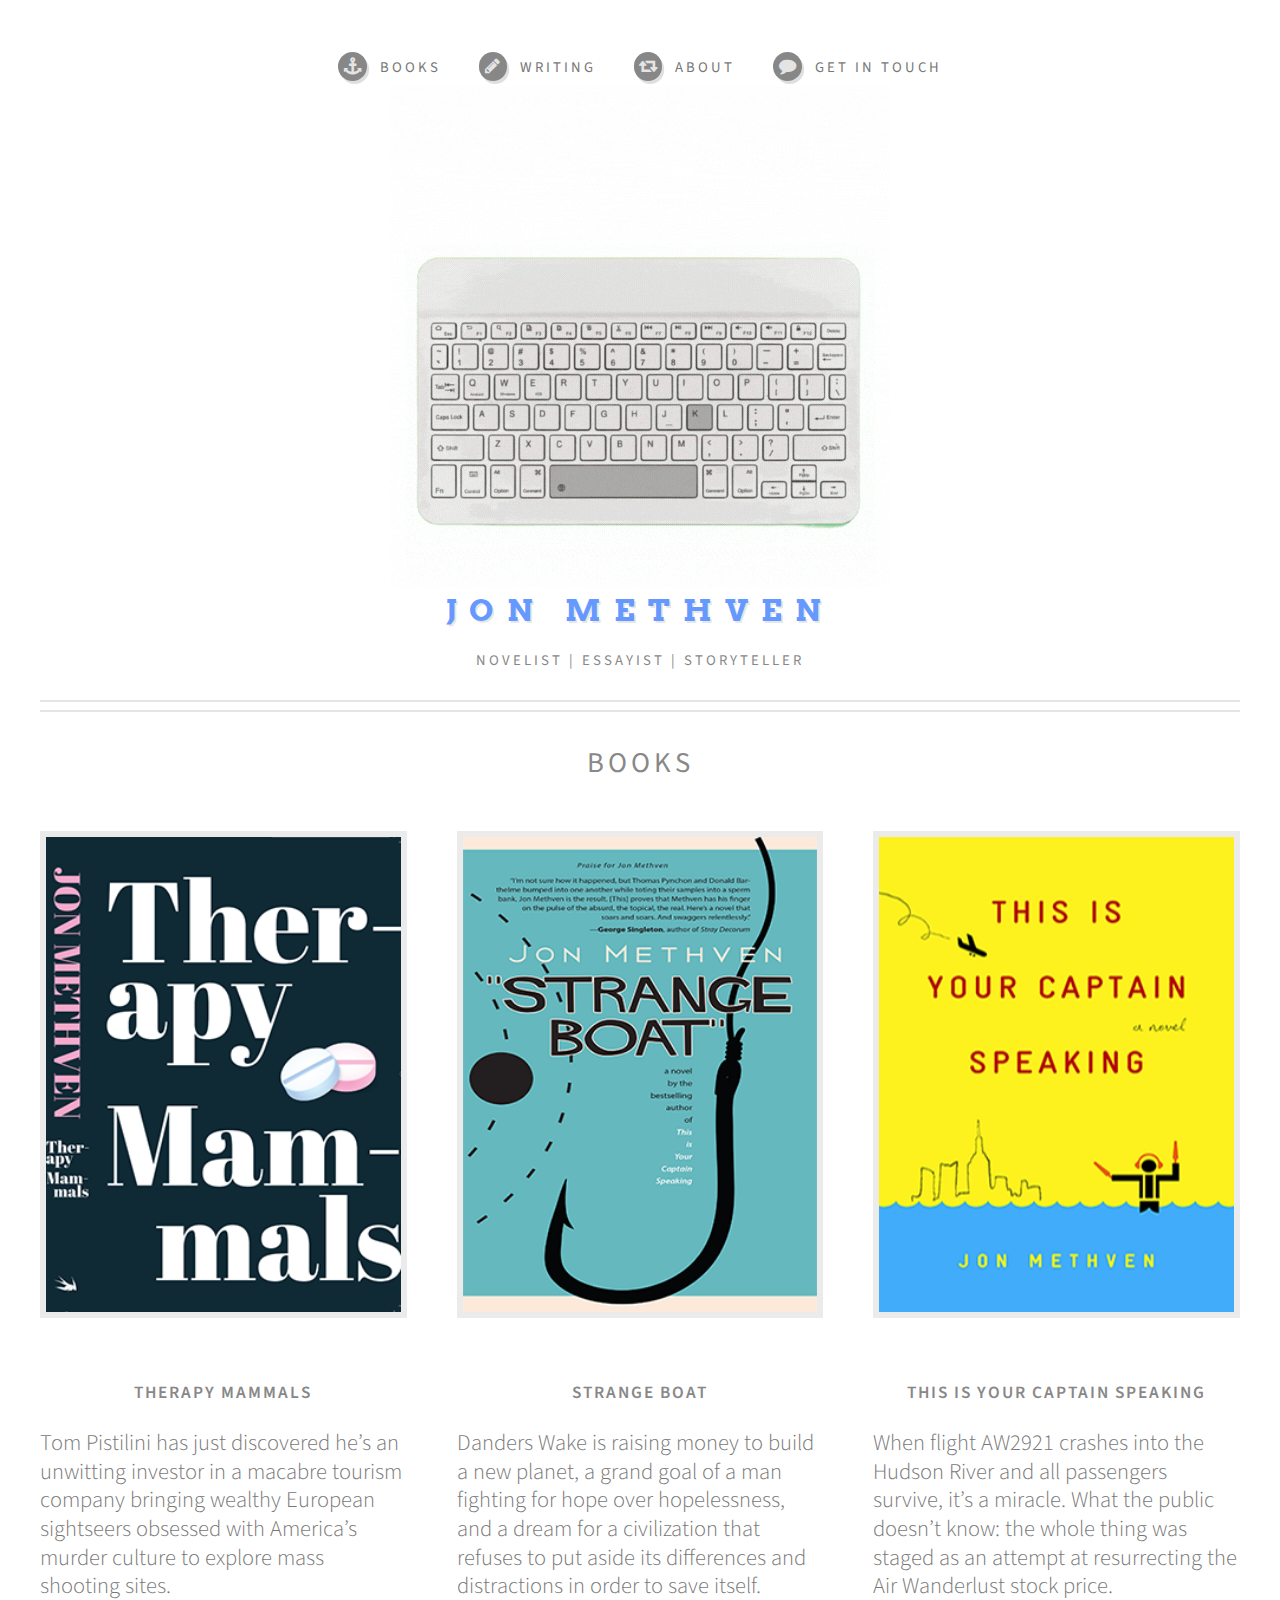
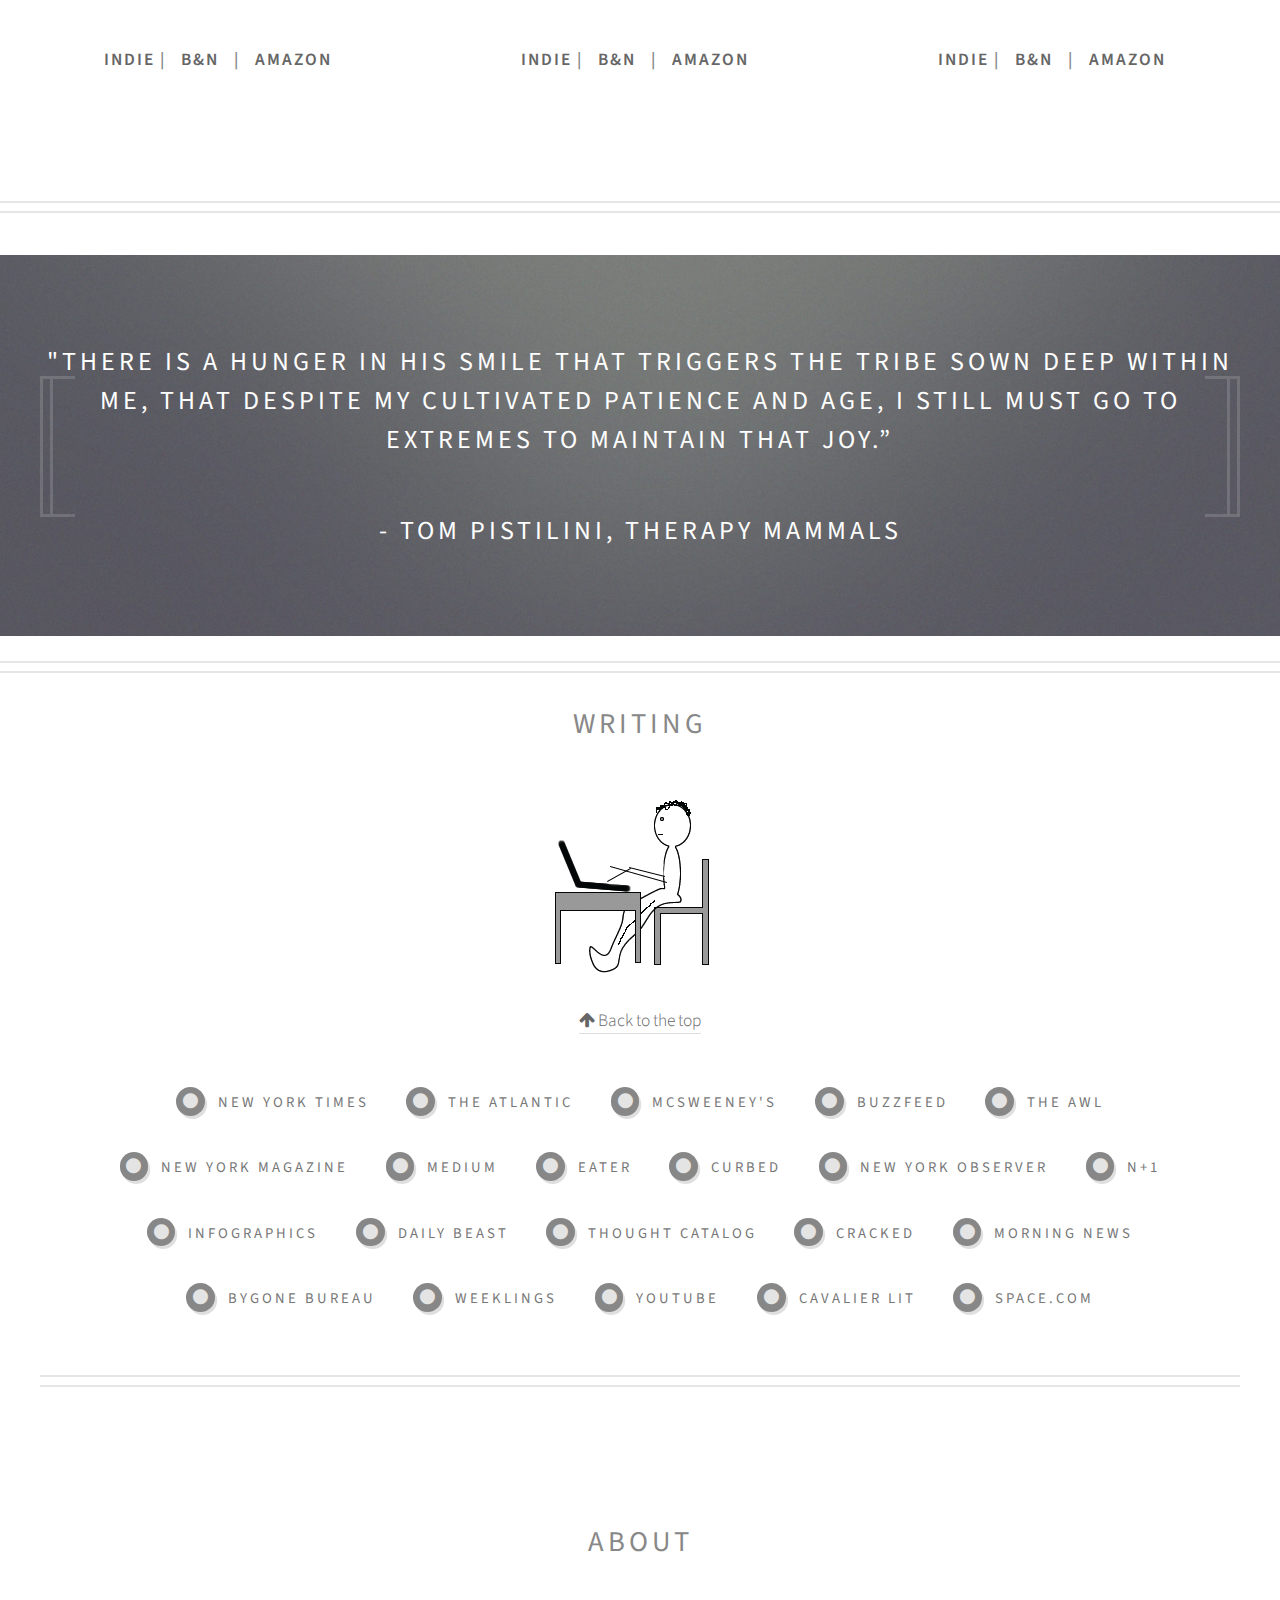
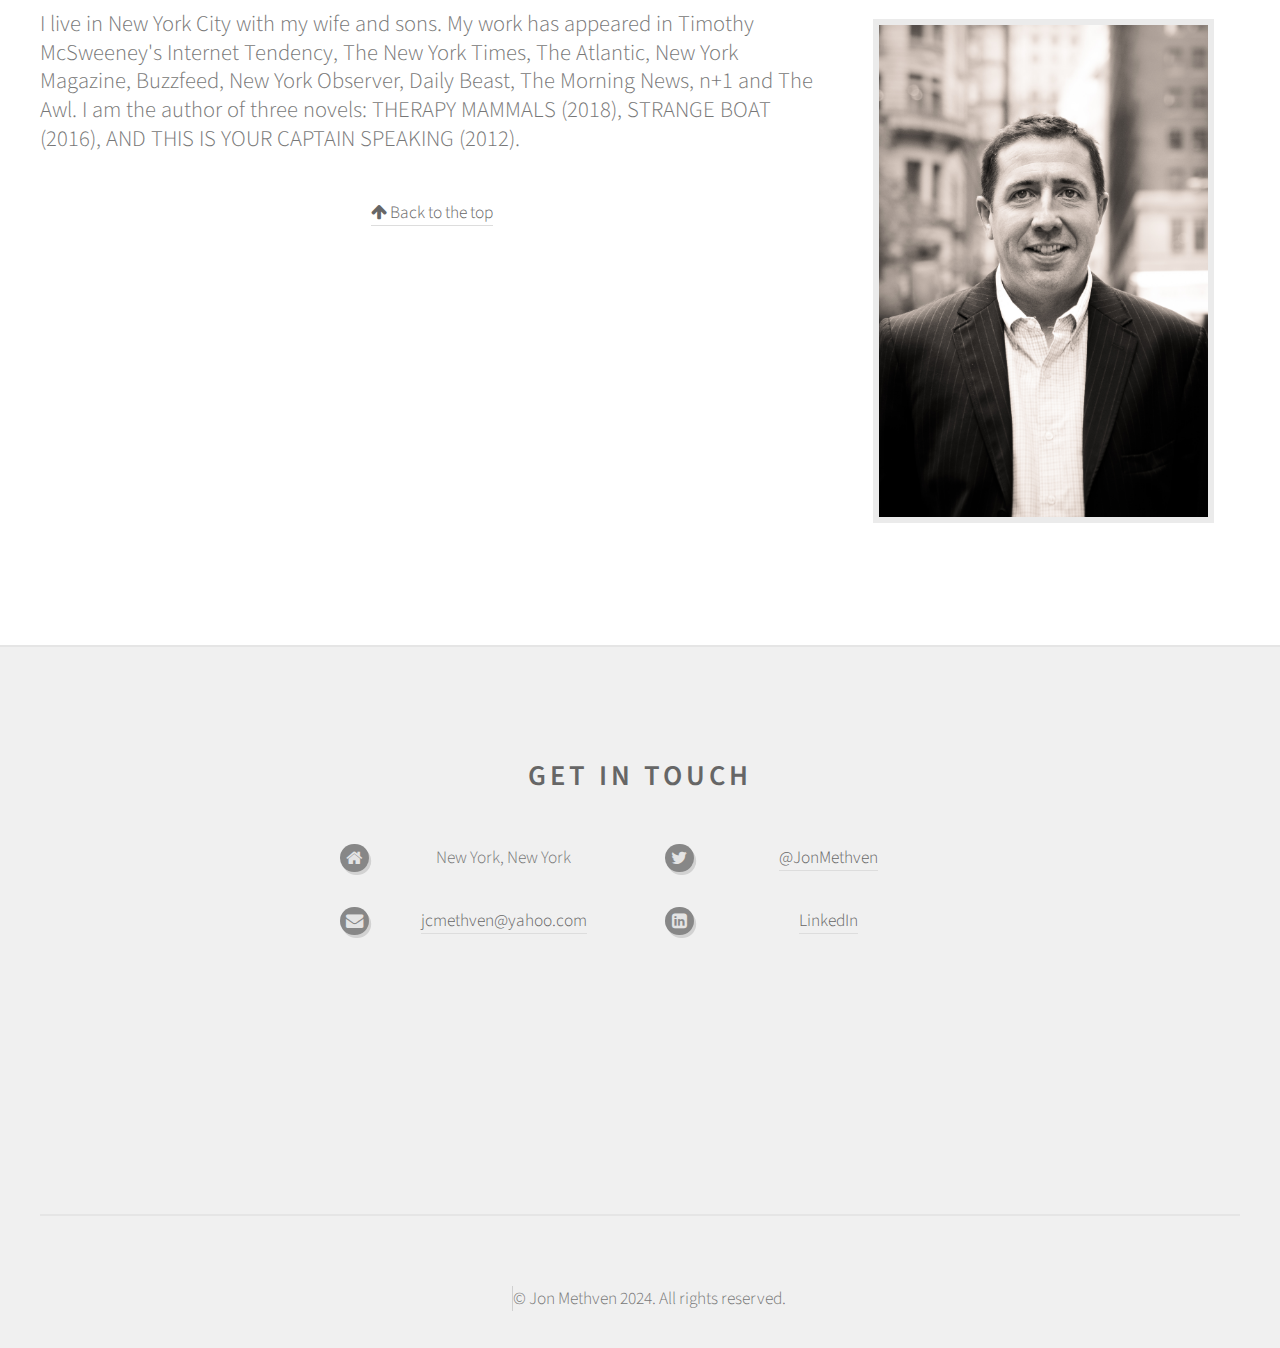
<file: index.html>
<!DOCTYPE HTML>
<!--
	Strongly Typed by HTML5 UP
	html5up.net | @n33co
	Free for personal and commercial use under the CCA 3.0 license (html5up.net/license)
-->
<html>
<script>
  (function(i,s,o,g,r,a,m){i['GoogleAnalyticsObject']=r;i[r]=i[r]||function(){
  (i[r].q=i[r].q||[]).push(arguments)},i[r].l=1*new Date();a=s.createElement(o),
  m=s.getElementsByTagName(o)[0];a.async=1;a.src=g;m.parentNode.insertBefore(a,m)
  })(window,document,'script','//www.google-analytics.com/analytics.js','ga');

  ga('create', 'UA-74644992-1', 'auto');
  ga('send', 'pageview');

</script>
	<head> 
		<title>Jon Methven</title>
		<meta charset="utf-8" /> 
		<meta property="og:image" content="images/mammal.png" />
		<meta name="viewport" content="width=device-width, initial-scale=1" />
		<!--[if lte IE 8]><script src="assets/js/ie/html5shiv.js"></script><![endif]-->
		<link rel="stylesheet" href="assets/css/main.css" />
	
		
		<!--[if lte IE 8]><link rel="stylesheet" href="assets/css/ie8.css" /><![endif]-->
	</head>
	<body class="homepage">
		<div id="page-wrapper">

			<!-- Header -->
				<div id="header-wrapper">
					<div id="header" class="container">

						<!-- Logo -->

							<img src="images/writer2.gif" alt=center>
					
							<h1 id="logo">Jon Methven</a></h1>
							
							<p>novelist | essayist | storyteller</p>

						<!-- Nav -->
							<nav id="nav">
								<ul>
									<!--Jon, add 'page-scroll' as below to the CLASS of every link you wish to scroll. The href must be a #section-->
									<li><a class="icon fa-anchor page-scroll" href="#books"><span>Books</span></a></li>
									<li><a class="icon fa-pencil page-scroll" href="#writing"><span>Writing</span></a></li>
									<li><a class="icon fa-retweet page-scroll" href="#about"><span>About</span></a></li>
									<li><a class="icon fa-comment page-scroll" href="#footer"><span>Get in Touch</span></a></li>
									
								</ul>
							</nav>

					</div>
				</div>

			<!-- Features -->
			<div id="features-wrapper">
					<section id="features" class="container">
						<header>
							<h2>Books<strong></strong></h2>
						</header>
						<div class="row">
							<div class="4u 12u(mobile)">

								<!-- Feature -->
									<section>
										<a href="#" class="image featured"><img src="images/mammal.png" alt="" /></a>
										<header>
											<h3>THERAPY MAMMALS</h3>
										</header>
										<p>Tom Pistilini has just discovered he’s an unwitting investor in a macabre tourism company bringing wealthy European sightseers obsessed with America’s murder culture to explore mass shooting sites.</p>
										<h3><a href="https://www.indiebound.org/book/9781945572999" target="blank"><strong>Indie</strong></a>  | <a href="https://www.barnesandnoble.com/w/therapy-mammals-jon-methven/1127289220?ean=9781945572999&st=PLA&sid=BNB_DRS_New+Core+Shopping+Books_00000000&2sid=Google_&sourceId=PLGoP164972&gclid=CjwKCAiAhfzSBRBTEiwAN-ysWDxDcVOe4tZzGhYo0HW0342IEorrhLOEpHVLpfHmq3v_bpYtQcxV4BoCuPAQAvD_BwE" target="blank"><strong>&nbsp;&nbsp;B&N&nbsp;&nbsp;</strong></a> | <a href="https://www.amazon.com/Therapy-Mammals-Jon-Methven/dp/194557299X" target="blank"><strong>&nbsp;&nbsp;Amazon&nbsp;&nbsp;</strong></a> </h3>
										</p>
									

									</section>

							</div>
							<div class="4u 12u(mobile)"> 

								<!-- Feature -->
									<section>
										<a href="#" class="image featured"><img src="images/strangeboat.png" alt="" /></a>
										<header>
											<h3>STRANGE BOAT</h3>
										</header>
										<p>Danders Wake is raising money to build a new planet, a grand goal of a man fighting for hope over hopelessness, and a dream for a civilization that refuses to put aside its differences and distractions in order to save itself.</p>
										<h3><a href="https://www.indiebound.org/book/9781942600749" target="blank"><strong>Indie</strong></a>  | <a href="https://www.barnesandnoble.com/w/strange-boat-jon-methven/1123170965?ean=9781942600749" target="blank"><strong>&nbsp;&nbsp;B&N&nbsp;&nbsp;</strong></a> | <a href="https://www.amazon.com/Strange-Boat-Jon-Methven/dp/1942600747/ref=sr_1_2?s=books&ie=UTF8&qid=1516139620&sr=1-2" target="blank"><strong>&nbsp;&nbsp;Amazon&nbsp;&nbsp;</strong></a> </h3>
										</p>

									</section>

							</div>
							<div class="4u 12u(mobile)">

								<!-- Feature -->
									<section>
										<a href="#" class="image featured"><img src="images/captain.png" alt="" /></a>
										<header>
											<h3>THIS IS YOUR CAPTAIN SPEAKING</h3>
										</header>
										<p>When flight AW2921 crashes into the Hudson River and all passengers survive, it’s a miracle. What the  public doesn’t know: the whole thing was staged as an attempt at resurrecting the Air Wanderlust stock price. </p>
										<h3><a href="https://www.indiebound.org/book/9781451642155" target="blank"><strong>Indie</strong></a>  | <a href="https://www.barnesandnoble.com/w/this-is-your-captain-speaking-jon-methven/1105112709?ean=9781451642155" target="blank"><strong>&nbsp;&nbsp;B&N&nbsp;&nbsp;</strong></a> | <a href="https://www.amazon.com/This-Your-Captain-Speaking-Novel/dp/1451642156/ref=la_B008ALID7S_1_1?s=books&ie=UTF8&qid=1516140102&sr=1-1" target="blank"><strong>&nbsp;&nbsp;Amazon&nbsp;&nbsp;</strong></a> </h3>
									</section>
							</div>
						</div>
					</section>
				</div>

			<!-- Banner -->
				<div id="banner-wrapper">
					<div class="inner">
						<section id="banner" class="container">
							<p>"There is a hunger in his smile that triggers the tribe sown deep within me, that despite my cultivated patience and age, I still must go to extremes to maintain that joy.”</p>
							<P> - Tom Pistilini, THERAPY MAMMALS</p>
						</section>
					</div>
				</div>


				
						<!-- Nav -->


<div id="features-wrapper">

<section id="writing">
					<center></center><h2>Writing</h2></center
<br>
<img src="images/writer3.gif" alt=center>
<br>
<a class="icon fa-arrow-up page-scroll" href="#nav"><span>  Back to the top</span></a>


					
							

					<div id="header" class="container">				
							<nav id="nav">
								<ul>
									<li>
										<a class="icon fa-circle"><span>NEW YORK TIMES</span></a>
										<ul>
		 <li><a href="http://www.nytimes.com/2015/12/26/opinion/the-doctor-is-out-for-good.html" target="_blank" >The Doctor Is Out. For Good.</a></li>
		 <li><a href="http://www.nytimes.com/2013/06/23/opinion/sunday/how-to-daydream.html?pagewanted=1&_r=0" target="_blank"> How To Daydream</a></li>
         <li><a href="http://www.nytimes.com/2012/10/14/opinion/sunday/the-pumpkin-cartel-of-corning-ny.html" target="_blank">The Pumpkin Cartel of Corning, N.Y.</a></li>
         <li><a href="http://opinionator.blogs.nytimes.com/2012/09/13/my-night-as-a-billionaire/" target="_blank" >My Night as a Billionaire</a></li>

         <li><a href="http://query.nytimes.com/search/sitesearch/?action=click&contentCollection=Opinion&region=TopBar&WT.nav=searchWidget&module=SearchSubmit&pgtype=article#/jon methven" target="_blank" >More at New York Times</a></li>
										</ul>
									</li>

									<li>
										<a class="icon fa-circle"><span>The Atlantic</span></a>
										<ul>
		  <li><a href="http://www.theatlantic.com/business/archive/2014/07/dude-wheres-my-horoscope/374258/" target="_blank" >Dude, Where's My Horoscope?</a></li>
          <li><a href="http://www.theatlantic.com/health/archive/2014/06/why-we-sleep-together/371477/" target="_blank" >Why We Sleep Together</a></li>
          <li><a href="http://www.theatlantic.com/business/archive/2014/04/bring-back-train-robberies/361465/" target="_blank" >How The Dearth of Train Robberies is Ruining America</a></li>
          <li><a href="http://www.theatlanticwire.com/entertainment/2013/04/jay-z-literary-agent/64114/" target="_blank" >Jay-Z, Will You Take Over Books Next?</a></li>
          <li><a href="http://www.theatlantic.com/search/?q=Jon+Methven" target="_blank" >More at The Atlantic</a></li>
										</ul>
									</li>


									<li>
										<a class="icon fa-circle"><span>McSweeney's</span></a>
										<ul>
		  <li><a href="http://www.mcsweeneys.net/articles/tell-us-how-we-did-with-your-order-of-egg-whites-and-avocado-wrap" target="_blank" >Tell Us How We Did</a></li>
          <li><a href="http://www.mcsweeneys.net/articles/contact-the-law-offices-of-tickel-lichner-if-your-penis-was-injured-in-a-deluxe-bathtime-bubble-bunny" target="_blank" >Contact the Law Offices of Tickel & Lichner</a></li>
          <li><a href="http://www.mcsweeneys.net/articles/the-dog-walker-whisperer" target="_blank" >The Dog-Walker Whisperer</a></li>
          <li><a href="http://www.mcsweeneys.net/articles/e-mail-chain-re-the-vernon-wilkes-explosion" target="_blank" >Email Chain Re: Vernon Wilkes</a></li>

          <li><a href="http://www.mcsweeneys.net/authors/jon-methven" target="_blank" >More at McSweeney's</a></li>
										</ul>
									</li>
									
									<li>
										<a class="icon fa-circle"><span>Buzzfeed</span></a>
										<ul>
		  <li><a href="http://www.buzzfeed.com/jcmethven/life-after-a-total-hack" target="_blank" >Life After A Total Hack</a></li>
          <li><a href="http://www.buzzfeed.com/jcmethven/when-the-holograms-invade" target="_blank" >When The Holograms Invade</a></li>
          <li><a href="http://www.buzzfeed.com/jcmethven/29-political-facts-pundits-wont-discuss" target="_blank" >28 Political Facts Pundits Won’t Discuss</a></li>
          <li><a href="http://www.buzzfeed.com/jcmethven/political-fiction-murder-on-the-campaign-trail" target="_blank" >Political Fiction: Murder On The Campaign Trail</a></li>
          <li><a href="http://www.buzzfeed.com/jcmethven" target="_blank" >More at Buzzfeed</a></li>
										</ul>
									</li>

									<li>
										<a class="icon fa-circle"><span>The Awl</span></a>
										<ul>
		  <li><a href="https://www.theawl.com/2018/01/snowplow/" target="_blank" >Snowplow</a></li>
		  <li><a href="http://www.theawl.com/2016/02/who-stole-my-tires" target="_blank" >Who Stole My Tires?</a></li>
		  <li><a href="https://medium.com/the-awl/lets-build-a-new-borough-beb29485531e" target="_blank" >Let's Build a Borough</a></li>
		  <li><a href="http://www.theawl.com/2012/05/stress" target="_blank" >Stress! An Energy Source Of The Future?</a></li>
          <li><a href="http://www.theawl.com/author/jonmethven" target="_blank" >More at The Awl</a></li>
										</ul>
									</li>
								</ul>


						<!-- Nav level 2 -->

								<ul>
									<li>
										<a class="icon fa-circle"><span>NEW YORK MAGAZINE</span></a>
										<ul>
		  <li><a href="http://nymag.com/arts/all/approvalmatrix/approval-matrix-2012-1-16/"  target="_blank" >Approval Matrix: Week of January 16, 2012</a></li>
          <li><a href="http://nymag.com/news/politics/politicalfictions/62656/" target="_blank" >Mayor Baldwin, Al Gore Face Down Orgasm Pandemic</a></li>
          <li><a href="http://nymag.com/daily/intel/2010/02/advance_excerpts_from_tiger_wo.html" target="_blank" >Advance Excerpts From Tiger Woods's Press Conference Tomorrow</a></li>
          <li><a href="http://nymag.com/daily/intel/2008/12/weekend_at_bernies.html" target="_blank" >Weekend at Bernie's vs. Weekend at Bernie Madoff'</a></li>
										</ul>
									</li>

									<li>
										<a class="icon fa-circle"><span>MEDIUM</span></a>
										<ul>
		  <li><a href="https://medium.com/matter/let-the-sports-industry-behave-like-a-free-market-8ee916143895#.i3q0u2k3w" target="_blank">Ban Sports; Legalize Steroids </a></li>
		  <li><a href="https://medium.com/@JonMethven/fireworks-are-not-meant-to-be-ignited-out-of-anuses-4d4bca4c0588#.3md1smyms" target="_blank">Fireworks Are Not Meant To Be Ignited Out of Anuses</a></li>
		  <li><a href="https://medium.com/@JonMethven/spring-has-sprung-dd8f18bb9239#.c5732g8tv" target="_blank">Spring Has Sprung!</a></li>
		  <li><a href="https://medium.com/@JonMethven/an-amazon-robot-reviews-the-holidays-fb3015f9e349#.n9d55oj3w" target="_blank">An Amazon Robot Reviews the Holidays</a></li>
		   <li><a href="https://medium.com/me/stories/public" target="_blank" >More at Medium</a></li>


										</ul>
									</li> 

									<li>
										<a class="icon fa-circle"><span>Eater</span></a>
										<ul>
		  <li><a href="https://www.eater.com/2018/6/18/17459476/tales-from-the-pizza-wars-2032" target="_blank" >Tales From the Pizza Wars</a></li>
		  <li><a href="http://www.eater.com/2016/5/18/11691920/ethical-veggie-guide" target="_blank" >The Highly Anxious Herbivore’s Guide to Moral Vegetable Consumption</a></li>
										</ul>
									</li>

									<li>
										<a class="icon fa-circle"><span>Curbed</span></a>
										<ul>
		  <li><a href="http://www.curbed.com/2016/6/23/12007514/tiny-homes-escape" target="_blank">Tiny Houses: The Perfect Escape from Neighbors, Zombies, and Adulthood</a></li>
		  

										</ul>
									</li> 

									<li>
										<a class="icon fa-circle"><span>NEW YORK OBSERVER</span></a>
										<ul>
		  <li><a href="http://observer.com/2013/06/unanticipated-bike-share-faqs/" target="_blank" >Unanticipated Bike-Share FAQs</a></li>
          <li><a href="http://observer.com/2013/09/7-lesser-known-autumn-facts/" target="_blank" >7 Lesser-Known Autumn Facts</a></li>
          <li><a href="http://observer.com/2013/11/6-lesser-known-thanksgiving-facts/" target="_blank" >6 Lesser-Known Thanksgiving Facts</a></li>
										</ul>
									</li>
									
									<li>
										<a class="icon fa-circle"><span>N+1</span></a>
										<ul>
		  <li><a href="https://nplusonemag.com/online-only/online-only/who-morning/" target="_blank">Who is the Morning?</a></li>

										</ul>
									</li> 
								</ul>
			<!-- Nav LEVEL 3 -->
							
								<ul>
									<li>
										<a class="icon fa-circle"><span>INFOGRAPHICS</span></a>
										<ul>
			<li><a href="https://magic.piktochart.com/output/3852433-how-to-field-dress-a-reindeer" target="_blank" >How To Field Dress A Reindeer</a></li>
			<li><a href="https://drive.google.com/file/d/0B9ZtB682TilOUUMzT2pnekNTLXc/view" target="_blank">Condiment Sommeliers</a></li>
										</ul>
									</li>

									<li>
										<a class="icon fa-circle"><span>DAILY BEAST</span></a>
										<ul>
		  <li><a href="http://www.thedailybeast.com/articles/2014/08/16/where-cell-phone-numbers-go-to-die.html" target="_blank" >Where Cellphone Numbers Go to Die</a>
										</ul>
									</li>


									<li>
										<a class="icon fa-circle"><span>THOUGHT CATALOG</span></a>
										<ul>
			<li><a href="http://thoughtcatalog.com/jon-methven/2014/06/your-college-shortlist-doesnt-contain-a-single-university-whose-student-body-rioted-on-youtube/" target="_blank">College Shortlist</a></li>
			<li><a href="http://thoughtcatalog.com/jon-methven/2013/03/revisiting-our-work-from-home-policy/" target="_blank">Work From Home Policy</a></li>
			<li><a href="http://thoughtcatalog.com/jon-methven/2012/09/lesser-known-social-media-statistics/" target="_blank">Lesser Known Social Media Stats</a></li>
			<li><a href="http://thoughtcatalog.com/jon-methven/2012/10/other-announcements/" target="_blank">Other Announcements</a></li>
			<li><a href="http://thoughtcatalog.com/jon-methven/" target="_blank">More at Thought Catalog</a></li>
										</ul>
									</li>
									
									<li>
										<a class="icon fa-circle"><span>CRACKED</span></a>
										<ul>
			<li><a href="http://www.cracked.com/article_15171_9-baseball-moments-more-wretched-than-steroids.html" target="_blank">9 Baseball Moments More Wretched</a></li>
			<li><a href="http://www.cracked.com/article_15668_the-next-9-childrens-characters-that-should-come-out-closet.html" target="_blank">9 Closeted Children's Characters</a></li>
										</ul>
									</li>

									<li>
										<a class="icon fa-circle"><span>MORNING NEWS</span></a>
										<ul>
			<li><a href="http://www.themorningnews.org/article/the-economic-benefits-of-alien-abduction" target="_blank">Economic Benefits of Alien Abduction</a></li>
			<li><a href="http://www.themorningnews.org/gallery/the-atari-orgablet-2600#" target="_blank">Atari Orgablet 2600</a></li>
			<li><a href="http://www.themorningnews.org/article/christmas-carols-revised-for-the-recession" target="_blank">Christmas Carols, Revised for the Recession</a></li>
			<li><a href="http://www.themorningnews.org/article/save-bubekhar" target="_blank">Save Bubekhar</a></li>
			<li><a href="http://www.themorningnews.org/archive/author/jon-methven" target="_blank">More at Morning News</a></li>
										</ul>
									</li>
								</ul>				

					<!-- Nav level 4 -->

								<ul>
						

									<li>
										<a class="icon fa-circle"><span>BYGONE BUREAU</span></a>
										<ul>
			<li><a href="http://bygonebureau.com/2012/03/07/changes-to-tonights-playbill/" target="_blank">Changes To Tonight's Playbill</a></li>
			<li><a href="http://bygonebureau.com/2013/10/14/welcome-to-slushys-slosh-ride/" target="_blank">Welcome to Slushy’s Slosh & Ride</a></li>
										</ul>
									</li>


									<li>
										<a class="icon fa-circle"><span>WEEKLINGS</span></a>
										<ul>
			<li><a href="http://www.theweeklings.com/jmethven/2014/12/20/deities-these-days/" target="_blank">Deities These Days</a></li>
			<li><a href="http://www.theweeklings.com/friends/2012/09/22/corporate-sagging/" target="_blank">Corporate Sagging</a></li>
			<li><a href="http://www.theweeklings.com/friends/2012/07/06/michael-jackson-is-not-dead-and-six-other-stories-manipulated-by-pr-masterminds/" target="_blank">PR Masterminds</a></li>

										</ul>
									</li>

									<li>
										<a class="icon fa-circle"><span>YOUTUBE</span></a>
										<ul>
			<li><a href="https://www.youtube.com/watch?v=JzqlF20aPS8&feature=plcp" target="_blank">Man Decides to Blow It Up During Handshakes</a></li>
			<li><a href="https://www.youtube.com/watch?v=PDKzFQbttqs&feature=youtube_gdata_player" target="_blank">NYC Cupcake Ban</a></li>
			<li><a href="https://www.youtube.com/watch?v=6m2fFOYQznE&feature=plcp" target="_blank">Obama Addresses Eastwood Skit</a></li>
			<li><a href="https://www.youtube.com/watch?v=EoHG43pqoCk&feature=plcp" target="_blank">Clooney, Sheen Respond to Eastwood</a></li>
										</ul>
									</li>

									<li>
										<a class="icon fa-circle"><span>CAVALIER LIT</span></a>
										<ul>
			<li><a href="http://www.cavalierliterarycouture.com/online/pg11/Anthropological%20Study%20of%20Longevity/" target="_blank">Anthropological Study of Longevity</a></li>
										</ul>
									</li>

									<li>
										<a class="icon fa-circle"><span>Space.com</span></a>
										<ul>
			<li><a href="http://www.space.com/32455-earth-2-and-a-toddler-workforce.html" target="_blank">Earth's Finished! Time to Build a Backup</a></li>
										</ul>
									</li>
								</ul>



							</nav>

<br>
<br>
<br>
<br>
<br>
<br>
<br>
<br>
</section>
</div>
</div>




<!-- About -->


				<div id="features-wrapper">
					<div id="about" class="container">
						<header><h2><a>About</a></h2></header>
											<div class="row">

							<!-- Content -->
								<div id="content" class="8u 12u(mobile)">

									
										<article class="box post">
											<p>I live in New York City with my wife and sons. My work has appeared in Timothy McSweeney's Internet Tendency, The New York Times, The Atlantic, New York Magazine, Buzzfeed, New York Observer, Daily Beast, The Morning News, n+1 and The Awl. I am the author of three novels: THERAPY MAMMALS (2018), STRANGE BOAT (2016), AND THIS IS YOUR CAPTAIN SPEAKING (2012).</p>
											<a class="icon fa-arrow-up page-scroll" href="#nav"><span>  Back to the top</span></a>
										</article>

									<!-- Post -->
							

								</div>

							<!-- Sidebar -->
								<div id="sidebar" class="4u 12u(mobile)">

								

									<!-- Highlights -->
										<section>
											<ul class="divided">
												<li>

													<!-- Highlight -->
														<article class="box highlight">
					
															<a href="#" class="image left"><img src="images/methven.jpg" alt="" /></a>
															
														</article>

												</li>
												
											</ul>
										</section>

								</div>

						</div>
					</div>
				</div>

			<!-- Footer -->
				<div id="footer-wrapper" align="center">
					<div id="footer" class="container">
						<header>
							<h2><strong>Get in touch</strong></h2>
						</header>
<!--						<div class="row">
							<div class="6u 12u(mobile)">
								<section>
									<div class="row">
										<div class="6u 12u(mobile)">
											<ul class="icons">
												<li>
 										<p><strong>Representation</strong></p> 
										<p>Check back shortly ...</p></li>

												<li><strong>IMPORTANT DETAILS</strong></li>
												<li>Uber Rating: My average trip rating is 5.0 stars. I’m an excellent passenger.</li>
												<li>Uber Rating: My average trip rating is 5.0 stars. I’m an excellent passenger.</li>
										</div>
								</section>
							</div>
--> 
							<div class="6u 12u(mobile)">
								<section>
									<div class="row">
										<div class="6u 12u(mobile)">
											<ul class="icons">
												<li class="icon fa-home">
													New York, New York<br />
										
												</li>
											
												<li class="icon fa-envelope">
													<a href="#">jcmethven@yahoo.com</a>
												</li>
											</ul>
										</div>
										<div class="6u 12u(mobile)">
											<ul class="icons">
												<li class="icon fa-twitter">
													<a href="https://twitter.com/jonmethven" target="_blank">@JonMethven</a>
												</li>
												<li class="icon fa-linkedin-square">
													<a href="https://www.linkedin.com/in/jonmethven" target="_blank">LinkedIn</a>
												</li>

											</ul>
										</div>
									</div>
								</section>
							</div>
						</div>
					</div>
					<div id="copyright" class="container">
						<ul class="links">
							<li>&copy; Jon Methven 2024. All rights reserved.</li>
						</ul>
					</div>
				</div>

		</div>

		<!-- Scripts -->
			<script src="assets/js/jquery.min.js"></script>
			<script src="assets/js/jquery.dropotron.min.js"></script>
			<script src="assets/js/skel.min.js"></script>
			<script src="assets/js/skel-viewport.min.js"></script>
			<script src="assets/js/util.js"></script>
			<!--[if lte IE 8]><script src="assets/js/ie/respond.min.js"></script><![endif]-->
			<script src="assets/js/main.js"></script>
			
			<!--Jon, Scrolling scripts added by Zoe: Copy and paste these into the bottom of every page-->
			<script src="assets/js/jquery.easing.min.js"></script>
			<script src="assets/js/scrolling-nav.js"></script>
			
			
			
			

	</body>
</html>
</file>
<file: assets/css/ie8.css>
/*
	Strongly Typed by HTML5 UP
	html5up.net | @n33co
	Free for personal and commercial use under the CCA 3.0 license (html5up.net/license)
*/

/* Basic */

	form input[type="text"],
	form input[type="email"],
	form input[type="password"],
	form select,
	form textarea {
		position: relative;
		-ms-behavior: url("assets/js/ie/PIE.htc");
	}

	input[type="button"],
	input[type="submit"],
	input[type="reset"],
	button,
	.button {
		position: relative;
		-ms-behavior: url("assets/js/ie/PIE.htc");
	}

	.button, .box.excerpt .date {
		position: relative;
		-ms-behavior: url("assets/js/ie/PIE.htc");
	}

/* Sections/Article */

	section > .last-child, section.last-child, article > .last-child, article.last-child {
		margin-bottom: 0;
	}

/* Wrappers */

	#banner-wrapper .inner {
		-ms-behavior: url("assets/js/ie/backgroundsize.min.htc");
	}
</file>
<file: assets/css/main.css>
@import url("font-awesome.min.css");
@import url("http://fonts.googleapis.com/css?family=Source+Sans+Pro:300,400,600|Arvo:700");

/*
	Strongly Typed by HTML5 UP
	html5up.net | @n33co
	Free for personal and commercial use under the CCA 3.0 license (html5up.net/license)
*/

/* Reset */

	html, body, div, span, applet, object, iframe, h1, h2, h3, h4, h5, h6, p, blockquote, pre, a, abbr, acronym, address, big, cite, code, del, dfn, em, img, ins, kbd, q, s, samp, small, strike, strong, sub, sup, tt, var, b, u, i, center, dl, dt, dd, ol, ul, li, fieldset, form, label, legend, table, caption, tbody, tfoot, thead, tr, th, td, article, aside, canvas, details, embed, figure, figcaption, footer, header, hgroup, menu, nav, output, ruby, section, summary, time, mark, audio, video {
		margin: 0;
		padding: 0;
		border: 0;
		font-size: 100%;
		font: inherit;
		vertical-align: baseline;
	}

	article, aside, details, figcaption, figure, footer, header, hgroup, menu, nav, section {
		display: block;
	}

	body {
		line-height: 1;
	}

	ol, ul {
		list-style: none;
	}

	blockquote, q {
		quotes: none;
	}

	blockquote:before, blockquote:after, q:before, q:after {
		content: '';
		content: none;
	}

	table {
		border-collapse: collapse;
		border-spacing: 0;
	}

	body {
		-webkit-text-size-adjust: none;
	}

/* Box Model */

	*, *:before, *:after {
		-moz-box-sizing: border-box;
		-webkit-box-sizing: border-box;
		box-sizing: border-box;
	}

/* Containers */

	.container {
		margin-left: auto;
		margin-right: auto;
	}

	.container.\31 25\25 {
		width: 100%;
		max-width: 1200px;
		min-width: 960px;
	}

	.container.\37 5\25 {
		width: 720px;
	}

	.container.\35 0\25 {
		width: 480px;
	}

	.container.\32 5\25 {
		width: 240px;
	}

	.container {
		width: 960px;
	}

	@media screen and (min-width: 737px) {

		.container.\31 25\25 {
			width: 100%;
			max-width: 1500px;
			min-width: 1200px;
		}

		.container.\37 5\25 {
			width: 900px;
		}

		.container.\35 0\25 {
			width: 600px;
		}

		.container.\32 5\25 {
			width: 300px;
		}

		.container {
			width: 1200px;
		}

	}

	@media screen and (min-width: 737px) and (max-width: 1200px) {

		.container.\31 25\25 {
			width: 100%;
			max-width: 1200px;
			min-width: 960px;
		}

		.container.\37 5\25 {
			width: 720px;
		}

		.container.\35 0\25 {
			width: 480px;
		}

		.container.\32 5\25 {
			width: 240px;
		}

		.container {
			width: 960px;
		}

	}

	@media screen and (max-width: 736px) {

		.container.\31 25\25 {
			width: 100%;
			max-width: 125%;
			min-width: 100%;
		}

		.container.\37 5\25 {
			width: 75%;
		}

		.container.\35 0\25 {
			width: 50%;
		}

		.container.\32 5\25 {
			width: 25%;
		}

		.container {
			width: 100% !important;
		}

	}

/* Grid */

	.row {
		border-bottom: solid 1px transparent;
		-moz-box-sizing: border-box;
		-webkit-box-sizing: border-box;
		box-sizing: border-box;
	}

	.row > * {
		float: left;
		-moz-box-sizing: border-box;
		-webkit-box-sizing: border-box;
		box-sizing: border-box;
	}

	.row:after, .row:before {
		content: '';
		display: block;
		clear: both;
		height: 0;
	}

	.row.uniform > * > :first-child {
		margin-top: 0;
	}

	.row.uniform > * > :last-child {
		margin-bottom: 0;
	}

	.row.\30 \25 > * {
		padding: 0 0 0 0px;
	}

	.row.\30 \25 {
		margin: 0 0 -1px 0px;
	}

	.row.uniform.\30 \25 > * {
		padding: 0px 0 0 0px;
	}

	.row.uniform.\30 \25 {
		margin: 0px 0 -1px 0px;
	}

	.row > * {
		padding: 0 0 0 40px;
	}

	.row {
		margin: 0 0 -1px -40px;
	}

	.row.uniform > * {
		padding: 40px 0 0 40px;
	}

	.row.uniform {
		margin: -40px 0 -1px -40px;
	}

	.row.\32 00\25 > * {
		padding: 0 0 0 80px;
	}

	.row.\32 00\25 {
		margin: 0 0 -1px -80px;
	}

	.row.uniform.\32 00\25 > * {
		padding: 80px 0 0 80px;
	}

	.row.uniform.\32 00\25 {
		margin: -80px 0 -1px -80px;
	}

	.row.\31 50\25 > * {
		padding: 0 0 0 60px;
	}

	.row.\31 50\25 {
		margin: 0 0 -1px -60px;
	}

	.row.uniform.\31 50\25 > * {
		padding: 60px 0 0 60px;
	}

	.row.uniform.\31 50\25 {
		margin: -60px 0 -1px -60px;
	}

	.row.\35 0\25 > * {
		padding: 0 0 0 20px;
	}

	.row.\35 0\25 {
		margin: 0 0 -1px -20px;
	}

	.row.uniform.\35 0\25 > * {
		padding: 20px 0 0 20px;
	}

	.row.uniform.\35 0\25 {
		margin: -20px 0 -1px -20px;
	}

	.row.\32 5\25 > * {
		padding: 0 0 0 10px;
	}

	.row.\32 5\25 {
		margin: 0 0 -1px -10px;
	}

	.row.uniform.\32 5\25 > * {
		padding: 10px 0 0 10px;
	}

	.row.uniform.\32 5\25 {
		margin: -10px 0 -1px -10px;
	}

	.\31 2u, .\31 2u\24 {
		width: 100%;
		clear: none;
		margin-left: 0;
	}

	.\31 1u, .\31 1u\24 {
		width: 91.6666666667%;
		clear: none;
		margin-left: 0;
	}

	.\31 0u, .\31 0u\24 {
		width: 83.3333333333%;
		clear: none;
		margin-left: 0;
	}

	.\39 u, .\39 u\24 {
		width: 75%;
		clear: none;
		margin-left: 0;
	}

	.\38 u, .\38 u\24 {
		width: 66.6666666667%;
		clear: none;
		margin-left: 0;
	}

	.\37 u, .\37 u\24 {
		width: 58.3333333333%;
		clear: none;
		margin-left: 0;
	}

	.\36 u, .\36 u\24 {
		width: 50%;
		clear: none;
		margin-left: 0;
	}

	.\35 u, .\35 u\24 {
		width: 41.6666666667%;
		clear: none;
		margin-left: 0;
	}

	.\34 u, .\34 u\24 {
		width: 33.3333333333%;
		clear: none;
		margin-left: 0;
	}

	.\33 u, .\33 u\24 {
		width: 25%;
		clear: none;
		margin-left: 0;
	}

	.\32 u, .\32 u\24 {
		width: 16.6666666667%;
		clear: none;
		margin-left: 0;
	}

	.\31 u, .\31 u\24 {
		width: 8.3333333333%;
		clear: none;
		margin-left: 0;
	}

	.\31 2u\24 + *,
	.\31 1u\24 + *,
	.\31 0u\24 + *,
	.\39 u\24 + *,
	.\38 u\24 + *,
	.\37 u\24 + *,
	.\36 u\24 + *,
	.\35 u\24 + *,
	.\34 u\24 + *,
	.\33 u\24 + *,
	.\32 u\24 + *,
	.\31 u\24 + * {
		clear: left;
	}

	.\-11u {
		margin-left: 91.66667%;
	}

	.\-10u {
		margin-left: 83.33333%;
	}

	.\-9u {
		margin-left: 75%;
	}

	.\-8u {
		margin-left: 66.66667%;
	}

	.\-7u {
		margin-left: 58.33333%;
	}

	.\-6u {
		margin-left: 50%;
	}

	.\-5u {
		margin-left: 41.66667%;
	}

	.\-4u {
		margin-left: 33.33333%;
	}

	.\-3u {
		margin-left: 25%;
	}

	.\-2u {
		margin-left: 16.66667%;
	}

	.\-1u {
		margin-left: 8.33333%;
	}

	@media screen and (min-width: 737px) {

		.row > * {
			padding: 50px 0 0 50px;
		}

		.row {
			margin: -50px 0 -1px -50px;
		}

		.row.uniform > * {
			padding: 50px 0 0 50px;
		}

		.row.uniform {
			margin: -50px 0 -1px -50px;
		}

		.row.\32 00\25 > * {
			padding: 100px 0 0 100px;
		}

		.row.\32 00\25 {
			margin: -100px 0 -1px -100px;
		}

		.row.uniform.\32 00\25 > * {
			padding: 100px 0 0 100px;
		}

		.row.uniform.\32 00\25 {
			margin: -100px 0 -1px -100px;
		}

		.row.\31 50\25 > * {
			padding: 75px 0 0 75px;
		}

		.row.\31 50\25 {
			margin: -75px 0 -1px -75px;
		}

		.row.uniform.\31 50\25 > * {
			padding: 75px 0 0 75px;
		}

		.row.uniform.\31 50\25 {
			margin: -75px 0 -1px -75px;
		}

		.row.\35 0\25 > * {
			padding: 25px 0 0 25px;
		}

		.row.\35 0\25 {
			margin: -25px 0 -1px -25px;
		}

		.row.uniform.\35 0\25 > * {
			padding: 25px 0 0 25px;
		}

		.row.uniform.\35 0\25 {
			margin: -25px 0 -1px -25px;
		}

		.row.\32 5\25 > * {
			padding: 12.5px 0 0 12.5px;
		}

		.row.\32 5\25 {
			margin: -12.5px 0 -1px -12.5px;
		}

		.row.uniform.\32 5\25 > * {
			padding: 12.5px 0 0 12.5px;
		}

		.row.uniform.\32 5\25 {
			margin: -12.5px 0 -1px -12.5px;
		}

		.\31 2u\28desktop\29, .\31 2u\24\28desktop\29 {
			width: 100%;
			clear: none;
			margin-left: 0;
		}

		.\31 1u\28desktop\29, .\31 1u\24\28desktop\29 {
			width: 91.6666666667%;
			clear: none;
			margin-left: 0;
		}

		.\31 0u\28desktop\29, .\31 0u\24\28desktop\29 {
			width: 83.3333333333%;
			clear: none;
			margin-left: 0;
		}

		.\39 u\28desktop\29, .\39 u\24\28desktop\29 {
			width: 75%;
			clear: none;
			margin-left: 0;
		}

		.\38 u\28desktop\29, .\38 u\24\28desktop\29 {
			width: 66.6666666667%;
			clear: none;
			margin-left: 0;
		}

		.\37 u\28desktop\29, .\37 u\24\28desktop\29 {
			width: 58.3333333333%;
			clear: none;
			margin-left: 0;
		}

		.\36 u\28desktop\29, .\36 u\24\28desktop\29 {
			width: 50%;
			clear: none;
			margin-left: 0;
		}

		.\35 u\28desktop\29, .\35 u\24\28desktop\29 {
			width: 41.6666666667%;
			clear: none;
			margin-left: 0;
		}

		.\34 u\28desktop\29, .\34 u\24\28desktop\29 {
			width: 33.3333333333%;
			clear: none;
			margin-left: 0;
		}

		.\33 u\28desktop\29, .\33 u\24\28desktop\29 {
			width: 25%;
			clear: none;
			margin-left: 0;
		}

		.\32 u\28desktop\29, .\32 u\24\28desktop\29 {
			width: 16.6666666667%;
			clear: none;
			margin-left: 0;
		}

		.\31 u\28desktop\29, .\31 u\24\28desktop\29 {
			width: 8.3333333333%;
			clear: none;
			margin-left: 0;
		}

		.\31 2u\24\28desktop\29 + *,
		.\31 1u\24\28desktop\29 + *,
		.\31 0u\24\28desktop\29 + *,
		.\39 u\24\28desktop\29 + *,
		.\38 u\24\28desktop\29 + *,
		.\37 u\24\28desktop\29 + *,
		.\36 u\24\28desktop\29 + *,
		.\35 u\24\28desktop\29 + *,
		.\34 u\24\28desktop\29 + *,
		.\33 u\24\28desktop\29 + *,
		.\32 u\24\28desktop\29 + *,
		.\31 u\24\28desktop\29 + * {
			clear: left;
		}

		.\-11u\28desktop\29 {
			margin-left: 91.66667%;
		}

		.\-10u\28desktop\29 {
			margin-left: 83.33333%;
		}

		.\-9u\28desktop\29 {
			margin-left: 75%;
		}

		.\-8u\28desktop\29 {
			margin-left: 66.66667%;
		}

		.\-7u\28desktop\29 {
			margin-left: 58.33333%;
		}

		.\-6u\28desktop\29 {
			margin-left: 50%;
		}

		.\-5u\28desktop\29 {
			margin-left: 41.66667%;
		}

		.\-4u\28desktop\29 {
			margin-left: 33.33333%;
		}

		.\-3u\28desktop\29 {
			margin-left: 25%;
		}

		.\-2u\28desktop\29 {
			margin-left: 16.66667%;
		}

		.\-1u\28desktop\29 {
			margin-left: 8.33333%;
		}

	}

	@media screen and (min-width: 737px) and (max-width: 1200px) {

		.row > * {
			padding: 30px 0 0 30px;
		}

		.row {
			margin: -30px 0 -1px -30px;
		}

		.row.uniform > * {
			padding: 30px 0 0 30px;
		}

		.row.uniform {
			margin: -30px 0 -1px -30px;
		}

		.row.\32 00\25 > * {
			padding: 60px 0 0 60px;
		}

		.row.\32 00\25 {
			margin: -60px 0 -1px -60px;
		}

		.row.uniform.\32 00\25 > * {
			padding: 60px 0 0 60px;
		}

		.row.uniform.\32 00\25 {
			margin: -60px 0 -1px -60px;
		}

		.row.\31 50\25 > * {
			padding: 45px 0 0 45px;
		}

		.row.\31 50\25 {
			margin: -45px 0 -1px -45px;
		}

		.row.uniform.\31 50\25 > * {
			padding: 45px 0 0 45px;
		}

		.row.uniform.\31 50\25 {
			margin: -45px 0 -1px -45px;
		}

		.row.\35 0\25 > * {
			padding: 15px 0 0 15px;
		}

		.row.\35 0\25 {
			margin: -15px 0 -1px -15px;
		}

		.row.uniform.\35 0\25 > * {
			padding: 15px 0 0 15px;
		}

		.row.uniform.\35 0\25 {
			margin: -15px 0 -1px -15px;
		}

		.row.\32 5\25 > * {
			padding: 7.5px 0 0 7.5px;
		}

		.row.\32 5\25 {
			margin: -7.5px 0 -1px -7.5px;
		}

		.row.uniform.\32 5\25 > * {
			padding: 7.5px 0 0 7.5px;
		}

		.row.uniform.\32 5\25 {
			margin: -7.5px 0 -1px -7.5px;
		}

		.\31 2u\28tablet\29, .\31 2u\24\28tablet\29 {
			width: 100%;
			clear: none;
			margin-left: 0;
		}

		.\31 1u\28tablet\29, .\31 1u\24\28tablet\29 {
			width: 91.6666666667%;
			clear: none;
			margin-left: 0;
		}

		.\31 0u\28tablet\29, .\31 0u\24\28tablet\29 {
			width: 83.3333333333%;
			clear: none;
			margin-left: 0;
		}

		.\39 u\28tablet\29, .\39 u\24\28tablet\29 {
			width: 75%;
			clear: none;
			margin-left: 0;
		}

		.\38 u\28tablet\29, .\38 u\24\28tablet\29 {
			width: 66.6666666667%;
			clear: none;
			margin-left: 0;
		}

		.\37 u\28tablet\29, .\37 u\24\28tablet\29 {
			width: 58.3333333333%;
			clear: none;
			margin-left: 0;
		}

		.\36 u\28tablet\29, .\36 u\24\28tablet\29 {
			width: 50%;
			clear: none;
			margin-left: 0;
		}

		.\35 u\28tablet\29, .\35 u\24\28tablet\29 {
			width: 41.6666666667%;
			clear: none;
			margin-left: 0;
		}

		.\34 u\28tablet\29, .\34 u\24\28tablet\29 {
			width: 33.3333333333%;
			clear: none;
			margin-left: 0;
		}

		.\33 u\28tablet\29, .\33 u\24\28tablet\29 {
			width: 25%;
			clear: none;
			margin-left: 0;
		}

		.\32 u\28tablet\29, .\32 u\24\28tablet\29 {
			width: 16.6666666667%;
			clear: none;
			margin-left: 0;
		}

		.\31 u\28tablet\29, .\31 u\24\28tablet\29 {
			width: 8.3333333333%;
			clear: none;
			margin-left: 0;
		}

		.\31 2u\24\28tablet\29 + *,
		.\31 1u\24\28tablet\29 + *,
		.\31 0u\24\28tablet\29 + *,
		.\39 u\24\28tablet\29 + *,
		.\38 u\24\28tablet\29 + *,
		.\37 u\24\28tablet\29 + *,
		.\36 u\24\28tablet\29 + *,
		.\35 u\24\28tablet\29 + *,
		.\34 u\24\28tablet\29 + *,
		.\33 u\24\28tablet\29 + *,
		.\32 u\24\28tablet\29 + *,
		.\31 u\24\28tablet\29 + * {
			clear: left;
		}

		.\-11u\28tablet\29 {
			margin-left: 91.66667%;
		}

		.\-10u\28tablet\29 {
			margin-left: 83.33333%;
		}

		.\-9u\28tablet\29 {
			margin-left: 75%;
		}

		.\-8u\28tablet\29 {
			margin-left: 66.66667%;
		}

		.\-7u\28tablet\29 {
			margin-left: 58.33333%;
		}

		.\-6u\28tablet\29 {
			margin-left: 50%;
		}

		.\-5u\28tablet\29 {
			margin-left: 41.66667%;
		}

		.\-4u\28tablet\29 {
			margin-left: 33.33333%;
		}

		.\-3u\28tablet\29 {
			margin-left: 25%;
		}

		.\-2u\28tablet\29 {
			margin-left: 16.66667%;
		}

		.\-1u\28tablet\29 {
			margin-left: 8.33333%;
		}

	}

	@media screen and (max-width: 736px) {

		.row > * {
			padding: 20px 0 0 20px;
		}

		.row {
			margin: -20px 0 -1px -20px;
		}

		.row.uniform > * {
			padding: 20px 0 0 20px;
		}

		.row.uniform {
			margin: -20px 0 -1px -20px;
		}

		.row.\32 00\25 > * {
			padding: 40px 0 0 40px;
		}

		.row.\32 00\25 {
			margin: -40px 0 -1px -40px;
		}

		.row.uniform.\32 00\25 > * {
			padding: 40px 0 0 40px;
		}

		.row.uniform.\32 00\25 {
			margin: -40px 0 -1px -40px;
		}

		.row.\31 50\25 > * {
			padding: 30px 0 0 30px;
		}

		.row.\31 50\25 {
			margin: -30px 0 -1px -30px;
		}

		.row.uniform.\31 50\25 > * {
			padding: 30px 0 0 30px;
		}

		.row.uniform.\31 50\25 {
			margin: -30px 0 -1px -30px;
		}

		.row.\35 0\25 > * {
			padding: 10px 0 0 10px;
		}

		.row.\35 0\25 {
			margin: -10px 0 -1px -10px;
		}

		.row.uniform.\35 0\25 > * {
			padding: 10px 0 0 10px;
		}

		.row.uniform.\35 0\25 {
			margin: -10px 0 -1px -10px;
		}

		.row.\32 5\25 > * {
			padding: 5px 0 0 5px;
		}

		.row.\32 5\25 {
			margin: -5px 0 -1px -5px;
		}

		.row.uniform.\32 5\25 > * {
			padding: 5px 0 0 5px;
		}

		.row.uniform.\32 5\25 {
			margin: -5px 0 -1px -5px;
		}

		.\31 2u\28mobile\29, .\31 2u\24\28mobile\29 {
			width: 100%;
			clear: none;
			margin-left: 0;
		}

		.\31 1u\28mobile\29, .\31 1u\24\28mobile\29 {
			width: 91.6666666667%;
			clear: none;
			margin-left: 0;
		}

		.\31 0u\28mobile\29, .\31 0u\24\28mobile\29 {
			width: 83.3333333333%;
			clear: none;
			margin-left: 0;
		}

		.\39 u\28mobile\29, .\39 u\24\28mobile\29 {
			width: 75%;
			clear: none;
			margin-left: 0;
		}

		.\38 u\28mobile\29, .\38 u\24\28mobile\29 {
			width: 66.6666666667%;
			clear: none;
			margin-left: 0;
		}

		.\37 u\28mobile\29, .\37 u\24\28mobile\29 {
			width: 58.3333333333%;
			clear: none;
			margin-left: 0;
		}

		.\36 u\28mobile\29, .\36 u\24\28mobile\29 {
			width: 50%;
			clear: none;
			margin-left: 0;
		}

		.\35 u\28mobile\29, .\35 u\24\28mobile\29 {
			width: 41.6666666667%;
			clear: none;
			margin-left: 0;
		}

		.\34 u\28mobile\29, .\34 u\24\28mobile\29 {
			width: 33.3333333333%;
			clear: none;
			margin-left: 0;
		}

		.\33 u\28mobile\29, .\33 u\24\28mobile\29 {
			width: 25%;
			clear: none;
			margin-left: 0;
		}

		.\32 u\28mobile\29, .\32 u\24\28mobile\29 {
			width: 16.6666666667%;
			clear: none;
			margin-left: 0;
		}

		.\31 u\28mobile\29, .\31 u\24\28mobile\29 {
			width: 8.3333333333%;
			clear: none;
			margin-left: 0;
		}

		.\31 2u\24\28mobile\29 + *,
		.\31 1u\24\28mobile\29 + *,
		.\31 0u\24\28mobile\29 + *,
		.\39 u\24\28mobile\29 + *,
		.\38 u\24\28mobile\29 + *,
		.\37 u\24\28mobile\29 + *,
		.\36 u\24\28mobile\29 + *,
		.\35 u\24\28mobile\29 + *,
		.\34 u\24\28mobile\29 + *,
		.\33 u\24\28mobile\29 + *,
		.\32 u\24\28mobile\29 + *,
		.\31 u\24\28mobile\29 + * {
			clear: left;
		}

		.\-11u\28mobile\29 {
			margin-left: 91.66667%;
		}

		.\-10u\28mobile\29 {
			margin-left: 83.33333%;
		}

		.\-9u\28mobile\29 {
			margin-left: 75%;
		}

		.\-8u\28mobile\29 {
			margin-left: 66.66667%;
		}

		.\-7u\28mobile\29 {
			margin-left: 58.33333%;
		}

		.\-6u\28mobile\29 {
			margin-left: 50%;
		}

		.\-5u\28mobile\29 {
			margin-left: 41.66667%;
		}

		.\-4u\28mobile\29 {
			margin-left: 33.33333%;
		}

		.\-3u\28mobile\29 {
			margin-left: 25%;
		}

		.\-2u\28mobile\29 {
			margin-left: 16.66667%;
		}

		.\-1u\28mobile\29 {
			margin-left: 8.33333%;
		}

	}

/* Basic */

	body {
		background: #f0f0f0;
		font-family: 'Source Sans Pro';
		font-weight: 300;
		color: #777;
	}

		body.is-loading * {
			-moz-transition: none !important;
			-webkit-transition: none !important;
			-ms-transition: none !important;
			transition: none !important;
			-moz-animation: none !important;
			-webkit-animation: none !important;
			-ms-animation: none !important;
			animation: none !important;
		}

	input, textarea, select {
		font-family: 'Source Sans Pro';
		font-weight: 300;
		color: #777;
	}

	h1, h2, h3, h4, h5, h6 {
		font-weight: 600;
		text-transform: uppercase;
		color: #888;
	}

	h1 a, h2 a, h3 a, h4 a, h5 a, h6 a {
		color: inherit;
		text-decoration: none;
		border: 0;
	}

	a {
		-moz-transition: color 0.25s ease-in-out, border-bottom-color 0.25s ease-in-out;
		-webkit-transition: color 0.25s ease-in-out, border-bottom-color 0.25s ease-in-out;
		-ms-transition: color 0.25s ease-in-out, border-bottom-color 0.25s ease-in-out;
		transition: color 0.25s ease-in-out, border-bottom-color 0.25s ease-in-out;
		color: #666;
		text-decoration: none;
		border-bottom: solid 1px #ddd;
	}

		a strong {
			-moz-transition: color 0.25s ease-in-out, border-bottom-color 0.25s ease-in-out;
			-webkit-transition: color 0.25s ease-in-out, border-bottom-color 0.25s ease-in-out;
			-ms-transition: color 0.25s ease-in-out, border-bottom-color 0.25s ease-in-out;
			transition: color 0.25s ease-in-out, border-bottom-color 0.25s ease-in-out;
		}

		a:hover {
			color: #6699ff;
			border-bottom-color: rgba(255, 255, 255, 0);
		}

			a:hover strong {
				color: #6699ff;
			}

	strong, b {
		font-weight: 600;
		color: #666;
	}

	em, i {
		font-style: italic;
	}

	sub {
		position: relative;
		top: 0.5em;
		font-size: 0.8em;
	}

	sup {
		position: relative;
		top: -0.5em;
		font-size: 0.8em;
	}

	hr {
		border: 0;
		border-top: solid 1px #ddd;
	}

	blockquote {
		border-left: solid 0.5em #ddd;
		padding: 1em 0 1em 2em;
		font-style: italic;
	}

	p {
		text-align: justify;
		margin-bottom: 2em;
	}

	ul, ol, dl, table, blockquote {
		margin-bottom: 2em;
	}

	br.clear {
		clear: both;
	}

/* Sections/Article */

	section, article {
		margin-bottom: 3em;
	}

	section > :last-child,
	article > :last-child,
	section:last-child,
	article:last-child {
		margin-bottom: 0;
	}

/* Image */

	.image {
		-moz-transition: opacity 0.25s ease-in-out;
		-webkit-transition: opacity 0.25s ease-in-out;
		-ms-transition: opacity 0.25s ease-in-out;
		transition: opacity 0.25s ease-in-out;
		display: inline-block;
		border: solid 6px #ebebeb !important;
	}

		.image:hover {
			opacity: 0.9;
		}

		.image img {
			display: block;
			width: 100%;
		}

		.image.fit {
			display: block;
			width: 100%;
		}

		.image.featured {
			display: block;
			width: 100%;
			margin: 0 0 3.5em 0;
		}

		.image.left {
			float: left;
			margin: 0 1.5em 1.5em 0;
			position: relative;
			top: 0.5em;
		}

		.image.centered {
			display: block;
			margin: 0 0 2em 0;
		}

			.image.centered img {
				margin: 0 auto;
				width: auto;
			}

/* List */

	ul.default {
		list-style: disc;
		margin-left: 1em;
	}

		ul.default li {
			padding-left: 0.5em;
			margin: 0.75em 0 0.75em 0;
		}

			ul.default li:first-child {
				margin-top: 0;
			}

	ul.links {
		list-style: decimal;
		margin-left: 1em;
	}

		ul.links li {
			display: inline;
			border-left: solid 1px #d0d0d0;
			padding-left: 1em;
			margin-left: 1em;
		}

			ul.links li:first-child {
				margin-left: 0;
				padding-left: 0;
			}

	ul.actions {
		margin-top: 2.5em;
		clear: both;
	}

	ul.divided li {
		border-top: solid 2px #e5e5e5;
	}

		ul.divided li:first-child {
			border-top: 0;
			margin-top: 0;
			padding-top: 0;
		}

	ul.icons > li {
		position: relative;
		padding: 2em 0 0 3em;
	}

		ul.icons > li:before {
			position: absolute;
			left: 0;
			top: 2em;
			display: block;
			background: #878787;
			color: #e4e4e4;
			width: 1.65em;
			height: 1.65em;
			border-radius: 1.65em;
			line-height: 1.65em;
			text-align: center;
			box-shadow: 0.125em 0.175em 0 0 rgba(0, 0, 0, 0.125);
		}

		ul.icons > li:first-child {
			padding-top: 0;
		}

			ul.icons > li:first-child:before {
				top: 0;
			}

	ol.default {
		list-style: decimal;
		margin-left: 1em;
	}

		ol.default li {
			padding-left: 0.5em;
			margin: 0.75em 0 0.75em 0;
		}

			ol.default li:first-child {
				margin-top: 0;
			}

/* Form */

	form label {
		font-weight: 600;
		text-transform: uppercase;
		color: #888;
		display: block;
		margin: 0 0 1em 0;
	}

	form input[type="text"],
	form input[type="email"]
	input[type="password"],
	form select,
	form textarea {
		-moz-transition: background-color 0.25s ease-in-out;
		-webkit-transition: background-color 0.25s ease-in-out;
		-ms-transition: background-color 0.25s ease-in-out;
		transition: background-color 0.25s ease-in-out;
		-webkit-appearance: none;
		display: block;
		border: 0;
		background: #e8e8e8;
		width: 100%;
		box-shadow: inset 2px 2px 0px 0px rgba(0, 0, 0, 0.1);
		border-radius: 4px;
		line-height: 1.25em;
		padding: 0.75em 1em 0.75em 1em;
	}

		form input[type="text"]:focus,
		form input[type="email"]
		input[type="password"]:focus,
		form select:focus,
		form textarea:focus {
			background: #f0f0f0;
		}

	form textarea {
		min-height: 11em;
	}

	form .formerize-placeholder {
		color: #555 !important;
	}

	form ::-webkit-input-placeholder {
		color: #555 !important;
		line-height: 1.35em;
	}

	form :-moz-placeholder {
		color: #555 !important;
	}

	form ::-moz-placeholder {
		color: #555 !important;
	}

	form :-ms-input-placeholder {
		color: #555 !important;
	}

	form ::-moz-focus-inner {
		border: 0;
	}

/* Table */

	table {
		width: 100%;
	}

		table.default {
			width: 100%;
		}

			table.default tbody tr {
				border-top: solid 1px #E5E5E5;
			}

				table.default tbody tr:first-child {
					border-top: 0;
				}

			table.default td {
				padding: 0.75em 1em 0.75em 1em;
			}

			table.default th {
				text-align: left;
				font-weight: bold;
				padding: 0.75em 1em 0.75em 1em;
			}

			table.default thead {
				background: #878787;
				color: #fff;
				font-weight: 400;
				text-transform: uppercase;
				border: 0;
				box-shadow: 0.125em 0.175em 0 0 rgba(0, 0, 0, 0.125);
			}

			table.default tfoot {
				background: #F0F0F0;
				border-top: solid 2px #E5E5E5;
			}

/* Button */

	input[type="button"],
	input[type="submit"],
	input[type="reset"],
	button,
	.button {
		-moz-transition: all 0.25s ease-in-out;
		-webkit-transition: all 0.25s ease-in-out;
		-ms-transition: all 0.25s ease-in-out;
		transition: all 0.25s ease-in-out;
		-webkit-appearance: none;
		position: relative;
		display: inline-block;
		background: #6699ff;
		color: #fff !important;
		text-transform: uppercase;
		border-radius: 4px;
		border: 0;
		outline: 0;
		font-size: 1em;
		box-shadow: 0.125em 0.175em 0 0 rgba(0, 0, 0, 0.125);
		font-weight: 600;
		text-align: center;
	}

		input[type="button"].icon:before,
		input[type="submit"].icon:before,
		input[type="reset"].icon:before,
		button.icon:before,
		.button.icon:before {
			position: relative;
			padding-right: 0.75em;
			opacity: 0.5;
			top: 0.05em;
		}

		input[type="button"]:hover,
		input[type="submit"]:hover,
		input[type="reset"]:hover,
		button:hover,
		.button:hover {
			background: #fd887a;
		}

		input[type="button"]:active,
		input[type="submit"]:active,
		input[type="reset"]:active,
		button:active,
		.button:active {
			background: #6699ff;
		}

		input[type="button"].alt,
		input[type="submit"].alt,
		input[type="reset"].alt,
		button.alt,
		.button.alt {
			background: #878787;
		}

			input[type="button"].alt:hover,
			input[type="submit"].alt:hover,
			input[type="reset"].alt:hover,
			button.alt:hover,
			.button.alt:hover {
				background: #979797;
			}

			input[type="button"].alt:active,
			input[type="submit"].alt:active,
			input[type="reset"].alt:active,
			button.alt:active,
			.button.alt:active {
				background: #878787;
			}

/* Box */

	.box .excerpt .date {
		background: #878787;
		color: #fff;
		font-weight: 400;
		text-transform: uppercase;
		border-radius: 4px;
		border: 0;
		box-shadow: 0.125em 0.175em 0 0 rgba(0, 0, 0, 0.125);
	}

/* Icons */

	.icon {
		position: relative;
		text-decoration: none;
	}

		.icon:before {
			-moz-osx-font-smoothing: grayscale;
			-webkit-font-smoothing: antialiased;
			font-family: FontAwesome;
			font-style: normal;
			font-weight: normal;
			text-transform: none !important;
		}

		.icon > .label {
			display: none;
		}

/* Wrappers */

	#header-wrapper {
		position: relative;
		background: #fff;
		text-align: center;
	}

		#header-wrapper p {
			text-align: center;
		}

	#banner-wrapper {
		position: relative;
		overflow: hidden;
		background: #fff;
		color: #fff;
		text-align: center;
		border-top: solid 2px #e5e5e5;
		border-bottom: solid 2px #e5e5e5;
		box-shadow: inset 0px -8px 0px 0px #fff, inset 0px -10px 0px 0px #e5e5e5, inset 0px 8px 0px 0px #fff, inset 0px 10px 0px 0px #e5e5e5;
	}

		#banner-wrapper .inner {
			background: url("../../images/banner.jpg");
			background-size: cover;
		}

		#banner-wrapper p {
			text-align: center;
		}

	#features-wrapper {
		position: right;
		overflow: hidden;
		background: #fff;
		text-align: center;
	}

		#features-wrapper p {
			text-align: left;
			font-size: 1.3em;
		}

		#features-wrapper .actions {
			margin-top: 1.25em;
		}

	#main-wrapper {
		position: relative;
		overflow: hidden;
		background: #fff;
	}

	#footer-wrapper {
		position: relative;
		overflow: hidden;
		border-top: solid 2px #e5e5e5;
		background: #f0f0f0;
	}

		#footer-wrapper form input[type="text"],
		#footer-wrapper form input[type="email"],
		#footer-wrapper form input[type="password"],
		#footer-wrapper form select,
		#footer-wrapper form textarea {
			background: #f7f7f7;
		}

			#footer-wrapper form input[type="text"]:focus,
			#footer-wrapper form input[type="email"]:focus,
			#footer-wrapper form input[type="password"]:focus,
			#footer-wrapper form select:focus,
			#footer-wrapper form textarea:focus {
				background: #fff;
			}

		#footer-wrapper h2 {
			text-align: center;
		}

/* Header */

	#header {
		position: relative;
		border-bottom: solid 2px #e5e5e5;
		box-shadow: inset 0px -8px 0px 0px #fff, inset 0px -10px 0px 0px #e5e5e5;
	}

		#header h1 {
			font-family: 'Arvo';
			font-weight: 700;
			color: #6699ff;
			text-shadow: 0.05em 0.075em 0 rgba(0, 0, 0, 0.1);
		}

			#header h1 a {
				border: 0;
			}

		#header p {
			text-transform: uppercase;
			font-weight: 400;
			color: #888;
		}

/* Nav */
	
+    

	#nav {
		cursor: default;
	}

		#nav > ul > li > a {
			border: 0;
			text-decoration: none;
			text-transform: uppercase;
			font-weight: 400;
			color: #777;
			outline: 0;
		}

			#nav > ul > li > a:before {
				display: inline-block;
				background: #878787;
				color: #e4e4e4;
				width: 1.65em;
				height: 1.65em;
				border-radius: 1em;
				line-height: 1.65em;
				text-align: center;
				box-shadow: 0.125em 0.175em 0 0 rgba(0, 0, 0, 0.125);
				margin-right: 0.75em;
				-moz-transition: color 0.25s ease-in-out, background 0.25s ease-in-out;
				-webkit-transition: color 0.25s ease-in-out, background 0.25s ease-in-out;
				-o-transition: color 0.25s ease-in-out, background 0.25s ease-in-out;
				-ms-transition: color 0.25s ease-in-out, background 0.25s ease-in-out;
				transition: color 0.25s ease-in-out, background 0.25s ease-in-out;
			}

			#nav > ul > li > a > span {
				-moz-transition: color 0.25s ease-in-out;
				-webkit-transition: color 0.25s ease-in-out;
				-o-transition: color 0.25s ease-in-out;
				-ms-transition: color 0.25s ease-in-out;
				transition: color 0.25s ease-in-out;
			}

		#nav > ul > li.active > a:before, #nav > ul > li:hover > a:before {
			background: #6699ff;
			color: #fff;
		}

		#nav > ul > li.active > a > span, #nav > ul > li:hover > a > span {
			color: #6699ff;
		}

/* Features */

/* Banner */

	#banner {
		position: relative;
		text-transform: uppercase;
	}

		#banner p {
			font-weight: 400;
		}

		#banner strong {
			color: inherit;
		}

/* Content */

	#content > section,
	#content > article {
		border-top: solid 2px #e5e5e5;
		box-shadow: inset 0px 8px 0px 0px #fff, inset 0px 10px 0px 0px #e5e5e5;
	}

		#content > section:first-child,
		#content > article:first-child {
			border-top: 0;
			box-shadow: none;
		}

/* Sidebar */

	#sidebar > section,
	#sidebar > article {
		border-top: solid 2px #e5e5e5;
		box-shadow: inset 0px 8px 0px 0px #fff, inset 0px 10px 0px 0px #e5e5e5;
	}

		#sidebar > section:first-child,
		#sidebar > article:first-child {
			border-top: 0;
			box-shadow: none;
		}

/* Copyright */

	#copyright {
		border-top: solid 2px #e5e5e5;
		text-align: center;
	}

/* Desktop */

	@media screen and (min-width: 737px) {

		/* Basic */

			body, input, textarea, select {
				line-height: 1.65em;
				font-size: 13pt;
			}

			h2 {
				font-size: 1.65em;
				font-weight: 400;
				letter-spacing: 4px;
				margin: 0 0 1.5em 0;
				line-height: 1.75em;
			}

			h3 {
				font-size: 1em;
				letter-spacing: 2px;
				margin: 0 0 1.25em 0;
			}

		/* Table */

			table.default thead {
				font-size: 0.85em;
				letter-spacing: 2px;
			}

		/* Button */

			input[type="button"],
			input[type="submit"],
			input[type="reset"],
			button,
			.button {
				font-size: 0.85em;
				letter-spacing: 2px;
				padding: 0.85em 2.75em 0.85em 2.75em;
			}

		/* List */

			ul.actions li {
				display: inline-block;
				margin-left: 1em;
			}

				ul.actions li:first-child {
					margin-left: 0;
				}

			ul.divided li {
				margin: 2.5em 0 0 0;
				padding: 2.5em 0 0 0;
			}

		/* Box */

			.no-sidebar .box .post > header {
				text-align: center;
			}

			.box.excerpt .date {
				display: inline-block;
				font-size: 0.85em;
				letter-spacing: 2px;
				padding: 0.25em 1em 0.25em 1em;
				margin: 0 0 2.5em 0;
			}

		/* Wrappers */

			#features-wrapper {
				padding: 1.5em 0 6em 0;
			}

			#banner-wrapper {
				padding: 3em 0 2em 0;
			}

			#main-wrapper {
				padding: 6em 0 6em 0;
			}

			#footer-wrapper {
				padding: 6em 0 8em 0;

			}

		/* Header */

			#header {
				padding: 5em 0 2em 0;
			}

				#header h1 {
					font-size: 1.8em;
					letter-spacing: 13px;
				}

				#header p {
					margin: 1.5em 0 0 0;
					font-size: 0.85em;
					letter-spacing: 3px;
				}

		/* Nav */

			#nav {
				position: absolute;
				top: 3em;
				left: 0;
				width: 100%;
			}

				#nav > ul > li {
					display: inline-block;
					padding-right: 2em;
				}

					#nav > ul > li:last-child {
						padding-right: 0;
					}

					#nav > ul > li > a {
						display: block;
					}

						#nav > ul > li > a > span {
							font-size: 0.85em;
							letter-spacing: 3px;
						}

					#nav > ul > li > ul {
						display: none;
					}

			.dropotron {
				text-align: left;
				border: solid 1px #e5e5e5;
				border-radius: 4px;
				background: #fff;
				background: rgba(255, 255, 255, 0.965);
				box-shadow: 0px 2px 2px 0px rgba(0, 0, 0, 0.1);
				padding: 0.75em 0 0.5em 0;
				min-width: 12em;
				margin-top: calc(-0.5em + 1px);
				margin-left: -2px;
			}

				.dropotron.level-0 {
					margin-top: 1.5em;
					margin-left: -1em;
				}

					.dropotron.level-0:after {
						content: '';
						display: block;
						position: absolute;
						left: 1.25em;
						top: calc(-0.75em + 1px);
						border-left: solid 0.75em rgba(255, 255, 255, 0);
						border-right: solid 0.75em rgba(255, 255, 255, 0);
						border-bottom: solid 0.75em #fff;
					}

					.dropotron.level-0:before {
						content: '';
						display: block;
						position: absolute;
						left: 1.25em;
						top: -0.75em;
						border-left: solid 0.75em rgba(255, 255, 255, 0);
						border-right: solid 0.75em rgba(255, 255, 255, 0);
						border-bottom: solid 0.75em #ccc;
					}

				.dropotron span, .dropotron a {
					display: block;
					padding: 0.3em 1em 0.3em 1em;
					border: 0;
					border-top: solid 1px #f0f0f0;
					outline: 0;
				}

				.dropotron li:first-child > span, .dropotron li:first-child > a {
					border-top: 0;
					padding-top: 0;
				}

				.dropotron li:hover > span, .dropotron li:hover > a {
					-moz-transition: color 0.25s ease-in-out, border-bottom-color 0.25s ease-in-out;
					-webkit-transition: color 0.25s ease-in-out, border-bottom-color 0.25s ease-in-out;
					-ms-transition: color 0.25s ease-in-out, border-bottom-color 0.25s ease-in-out;
					transition: color 0.25s ease-in-out, border-bottom-color 0.25s ease-in-out;
					color: #6699ff;
				}

		/* Banner */

			#banner {
				padding: 5em 0 5em 0;
			}

				#banner p {
					font-size: 1.5em;
					line-height: 1.5em;
					letter-spacing: 4px;
				}

				#banner:before, #banner:after {
					content: '';
					display: block;
					position: absolute;
					top: 50%;
					width: 35px;
					height: 141px;
					margin-top: -70px;
					background: url("images/bracket.svg");
					opacity: 0.15;
				}

				#banner:before {
					left: 0;
				}

				#banner:after {
					-moz-transform: scaleX(-1);
					-webkit-transform: scaleX(-1);
					-ms-transform: scaleX(-1);
					transform: scaleX(-1);
					right: 0;
				}

		/* Content */

			#content > > section,
			#content > > article {
				margin: 5em 0 0 0;
				padding: 5em 0 0 0;
			}

				#content > > section:first-child,
				#content > > article:first-child {
					margin: 0;
					padding: 0;
				}

		/* Sidebar */

			#sidebar > section,
			#sidebar > article {
				margin: 5em 0 0 0;
				padding: 5em 0 0 0;
			}

				#sidebar > section:first-child,
				#sidebar > article:first-child {
					margin: 0;
					padding: 0;
				}

		/* Copyright */

			#copyright {
				margin-top: 6em;
				padding-top: 4em;
			}

	}

/* Tablet */

	@media screen and (min-width: 737px) and (max-width: 1200px) {

		/* Basic */

			body {
				min-width: 960px;
				line-height: 1.75em;
				font-size: 12pt;
			}

			input, textarea, select {
				line-height: 1.75em;
				font-size: 12pt;
			}

			h2 {
				margin: 0 0 1em 0;
				font-size: 1.5em;
			}

			h3 {
				margin: 0 0 1em 0;
			}

			h2 br, h3 br, h4 br, h5 br, h6 br {
				display: none;
			}

		/* Image */

			.image.featured {
				margin: 0 0 2.5em 0;
			}

		/* Wrappers */

			#features-wrapper {
				padding: 4em 0 4em 0;
			}

			#banner-wrapper {
				padding: 2em 0 2em 0;
			}

			#main-wrapper {
				padding: 4em 0 4em 0;
			}

			#footer-wrapper {
				padding: 4em 0 6em 0;
			}

		/* Header */

			#header {
				padding: 5em 0 5em 0;
			}

				#header h1 {
					font-size: 2em;
				}

				#header p {
					margin: 1.5em 0 0 0;
				}

		/* Nav */

			#nav > ul > li {
				padding-right: 1.25em;
			}

		/* Banner */

			#banner {
				padding: 7em 0 7em 0;
			}

		/* Copyright */

			#copyright {
				margin-top: 5em;
				padding-top: 2em;
			}

	}

/* Mobile */

	#navPanel, #titleBar {
		display: none;
	}

	@media screen and (max-width: 736px) {

		/* Basic */

			html, body {
				overflow-x: hidden;
			}

			body, input, textarea, select {
				line-height: 1.75em;
				font-size: 11pt;
				letter-spacing: 0;
			}

			h2, h3, h4, h5, h6 {
				font-size: 1.2em;
				letter-spacing: 2px;
				text-align: center;
				margin: 0 0 1.5em 0;
			}

				h2 br, h3 br, h4 br, h5 br, h6 br {
					display: none;
				}

		/* Sections/Article */

			section, article {
				clear: both;
				margin: 2em 0 2em 0 !important;
			}

				section > :first-child, section:first-child, article > :first-child, article:first-child {
					margin-top: 0 !important;
				}

		/* Image */

			.image.left {
				width: 40%;
			}

			.image.featured {
				margin: 0 0 2em 0;
			}

		/* Button */

			input[type="button"],
			input[type="submit"],
			input[type="reset"],
			button,
			.button {
				letter-spacing: 2px;
				display: block;
				padding: 1em 0 1em 0;
			}

		/* List */

			ul.links li {
				display: block;
				border: 0;
				padding: 0.25em 0 0 0;
				margin: 0;
			}

			ul.divided li {
				margin: 2.75em 0 0 0;
				padding: 2.75em 0 0 0;
			}

			ul.icons {
				padding: 0 !important;
				margin: 0 0 0.5em 0 !important;
			}

		/* Box */

			.box.excerpt .date {
				display: block;
				letter-spacing: 2px;
				padding: 0.25em 1em 0.25em 1em;
				margin: 0 auto 2.5em auto;
				text-align: center;
			}

		/* Off-Canvas Navigation */

			#page-wrapper {
				-moz-backface-visibility: hidden;
				-webkit-backface-visibility: hidden;
				-ms-backface-visibility: hidden;
				backface-visibility: hidden;
				-moz-transition: -moz-transform 0.5s ease;
				-webkit-transition: -webkit-transform 0.5s ease;
				-ms-transition: -ms-transform 0.5s ease;
				transition: transform 0.5s ease;
				padding-bottom: 0.5px;
			}

			#titleBar {
				-moz-backface-visibility: hidden;
				-webkit-backface-visibility: hidden;
				-ms-backface-visibility: hidden;
				backface-visibility: hidden;
				-moz-transition: -moz-transform 0.5s ease;
				-webkit-transition: -webkit-transform 0.5s ease;
				-ms-transition: -ms-transform 0.5s ease;
				transition: transform 0.5s ease;
				display: block;
				height: 44px;
				left: 0;
				position: fixed;
				top: 0;
				width: 100%;
				z-index: 10001;
			}

				#titleBar .toggle {
					position: absolute;
					left: 0;
					top: 0;
					width: 80px;
					height: 60px;
					border: 0;
				}

					#titleBar .toggle:before {
						display: inline-block;
						font-family: FontAwesome;
						text-decoration: none;
						font-style: normal;
						font-weight: normal;
						-webkit-font-smoothing: antialiased;
						-moz-osx-font-smoothing: grayscale;
						content: '\f0c9';
						display: block;
						width: 60px;
						height: 40px;
						background: rgba(232, 232, 232, 0.9);
						border-radius: 4px;
						position: absolute;
						left: 5px;
						top: 5px;
						box-shadow: 0.125em 0.125em 0 0 rgba(0, 0, 0, 0.15);
						text-align: center;
						line-height: 40px;
						font-size: 18px;
						color: #aaa;
					}

					#titleBar .toggle:active:before {
						opacity: 0.5;
					}

			#navPanel {
				-moz-backface-visibility: hidden;
				-webkit-backface-visibility: hidden;
				-ms-backface-visibility: hidden;
				backface-visibility: hidden;
				-moz-transform: translateX(-275px);
				-webkit-transform: translateX(-275px);
				-ms-transform: translateX(-275px);
				transform: translateX(-275px);
				-moz-transition: -moz-transform 0.5s ease;
				-webkit-transition: -webkit-transform 0.5s ease;
				-ms-transition: -ms-transform 0.5s ease;
				transition: transform 0.5s ease;
				display: block;
				height: 100%;
				left: 0;
				overflow-y: auto;
				position: fixed;
				top: 0;
				width: 275px;
				z-index: 10002;
				background: #444;
				border-right: solid 2px #3c3c3c;
				font-weight: 400;
				text-transform: uppercase;
				color: #888;
				letter-spacing: 2px;
				font-size: 0.85em;
			}

				#navPanel .link {
					display: block;
					color: #ddd;
					text-decoration: none;
					height: 44px;
					line-height: 44px;
					border: 0;
					border-top: solid 1px #3c3c3c;
					padding: 0 1em 0 1em;
				}

					#navPanel .link:first-child {
						border-top: 0;
					}

					#navPanel .link.depth-0 {
						font-weight: 600;
						color: #fff;
					}

				#navPanel .indent-1 {
					display: inline-block;
					width: 1em;
				}

				#navPanel .indent-2 {
					display: inline-block;
					width: 2em;
				}

				#navPanel .indent-3 {
					display: inline-block;
					width: 3em;
				}

				#navPanel .indent-4 {
					display: inline-block;
					width: 4em;
				}

				#navPanel .indent-5 {
					display: inline-block;
					width: 5em;
				}

				#navPanel .depth-0 {
					color: #fff;
				}

			body.navPanel-visible #page-wrapper {
				-moz-transform: translateX(275px);
				-webkit-transform: translateX(275px);
				-ms-transform: translateX(275px);
				transform: translateX(275px);
			}

			body.navPanel-visible #titleBar {
				-moz-transform: translateX(275px);
				-webkit-transform: translateX(275px);
				-ms-transform: translateX(275px);
				transform: translateX(275px);
			}

			body.navPanel-visible #navPanel {
				-moz-transform: translateX(0);
				-webkit-transform: translateX(0);
				-ms-transform: translateX(0);
				transform: translateX(0);
			}

		/* Wrappers */

			#header-wrapper {
				padding: 0 20px 0 20px;
			}

			#features-wrapper {
				padding: 3em 20px 3em 20px;
			}

			#banner-wrapper {
				padding: 2em 0 2em 0;
			}

			#main-wrapper {
				padding: 3em 20px 3em 20px;
			}

			#footer-wrapper {
				padding: 4em 20px 3em 20px;
			}

		/* Header */

			#header {
				padding: 6em 0 4em 0;
			}

				#header h1 {
					font-size: 2em;
					letter-spacing: 8px;
					line-height: 1.25em;
				}

				#header p {
					margin: 1.25em 0 0 0;
					letter-spacing: 2px;
				}

		/* Nav */

			#nav {
				display: none;

			}
			
			.image {
				display: none;
			}

			#writing {
				display: none;
			}

		/* Banner */

			#banner {
				padding: 5em 20px 5em 20px;
				margin: 0 !important;
			}

				#banner p {
					font-size: 1.75em;
					line-height: 1.25em;
					letter-spacing: 3px;
				}

					#banner p br {
						display: none;
					}

		/* Content */

			#content > section, #content > article {
				margin: 4em 0 0 0 !important;
				padding: 4em 0 0 0 !important;
			}

				#content > section:first-child, #content > article:first-child {
					margin: 0 !important;
					padding: 0 !important;
				}

		/* Sidebar */

			#sidebar {
				border-top: solid 2px #e5e5e5;
				box-shadow: inset 0px 8px 0px 0px #fff, inset 0px 10px 0px 0px #e5e5e5;
				margin-top: 4em !important;
				padding-top: 4em !important;
			}

				#sidebar > section, #sidebar > article {
					margin: 4em 0 0 0 !important;
					padding: 4em 0 0 0 !important;
				}

					#sidebar > section:first-child, #sidebar > article:first-child {
						margin: 0 !important;
						padding: 0 !important;
					}

		/* Footer */

			#footer .icons {
				margin: 0 0 2em 0 !important;
			}

				#footer .icons:last-child {
					margin-bottom: 0;

				}

		/* Copyright */

			#copyright {
				margin-top: 2em;
				padding-top: 2em;
			}

	}
</file>
